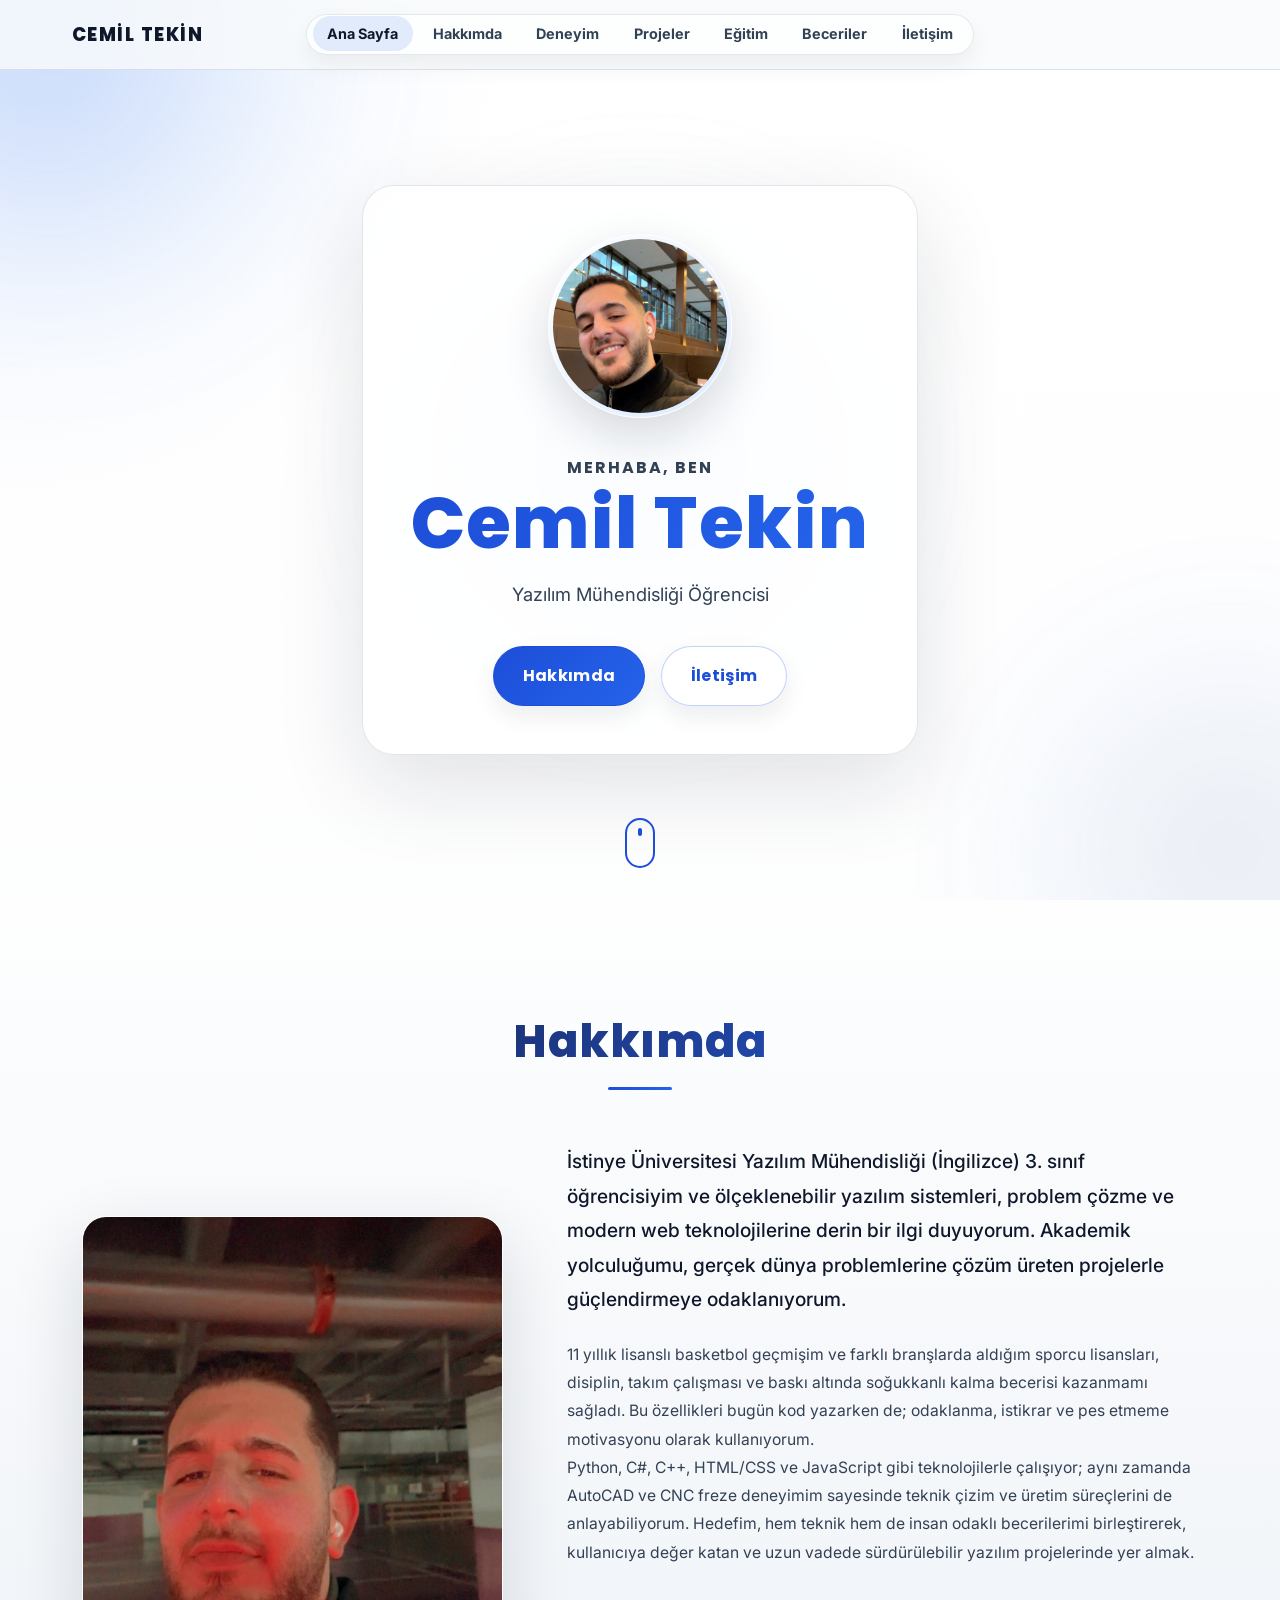
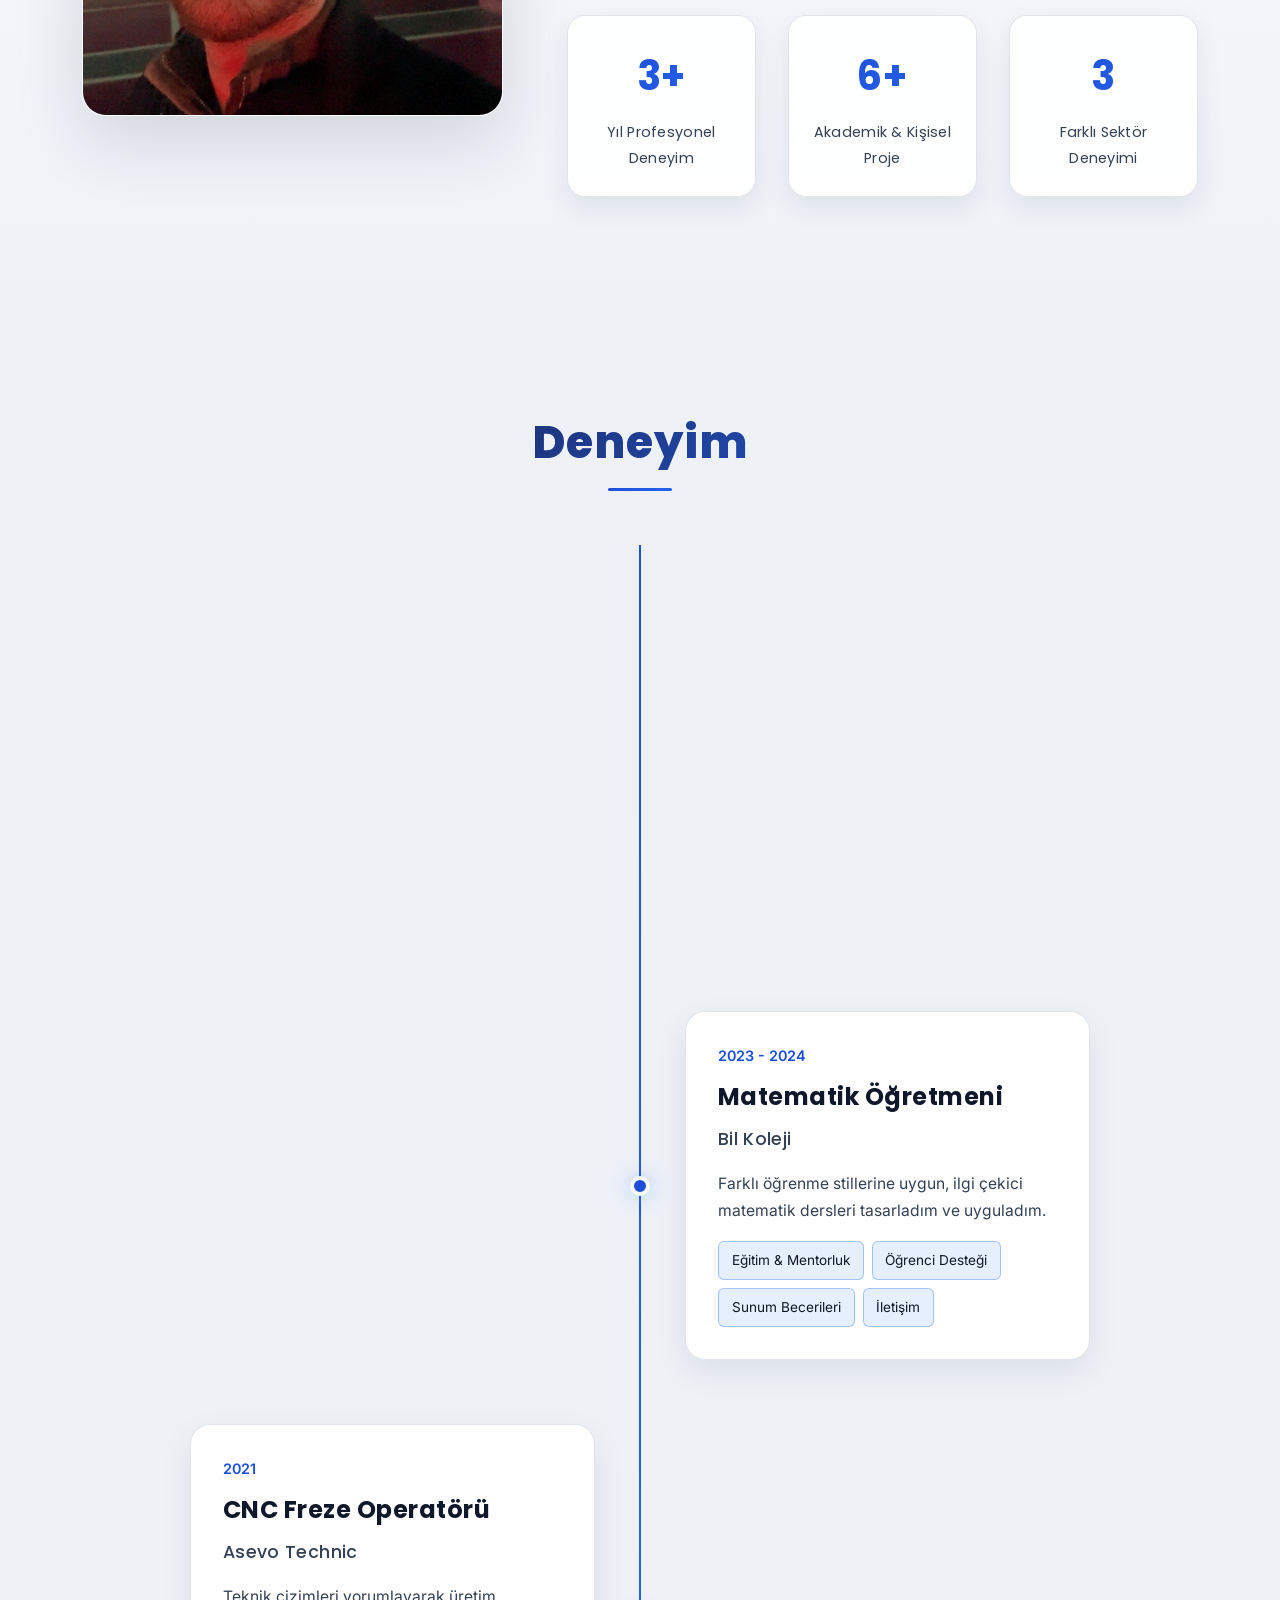
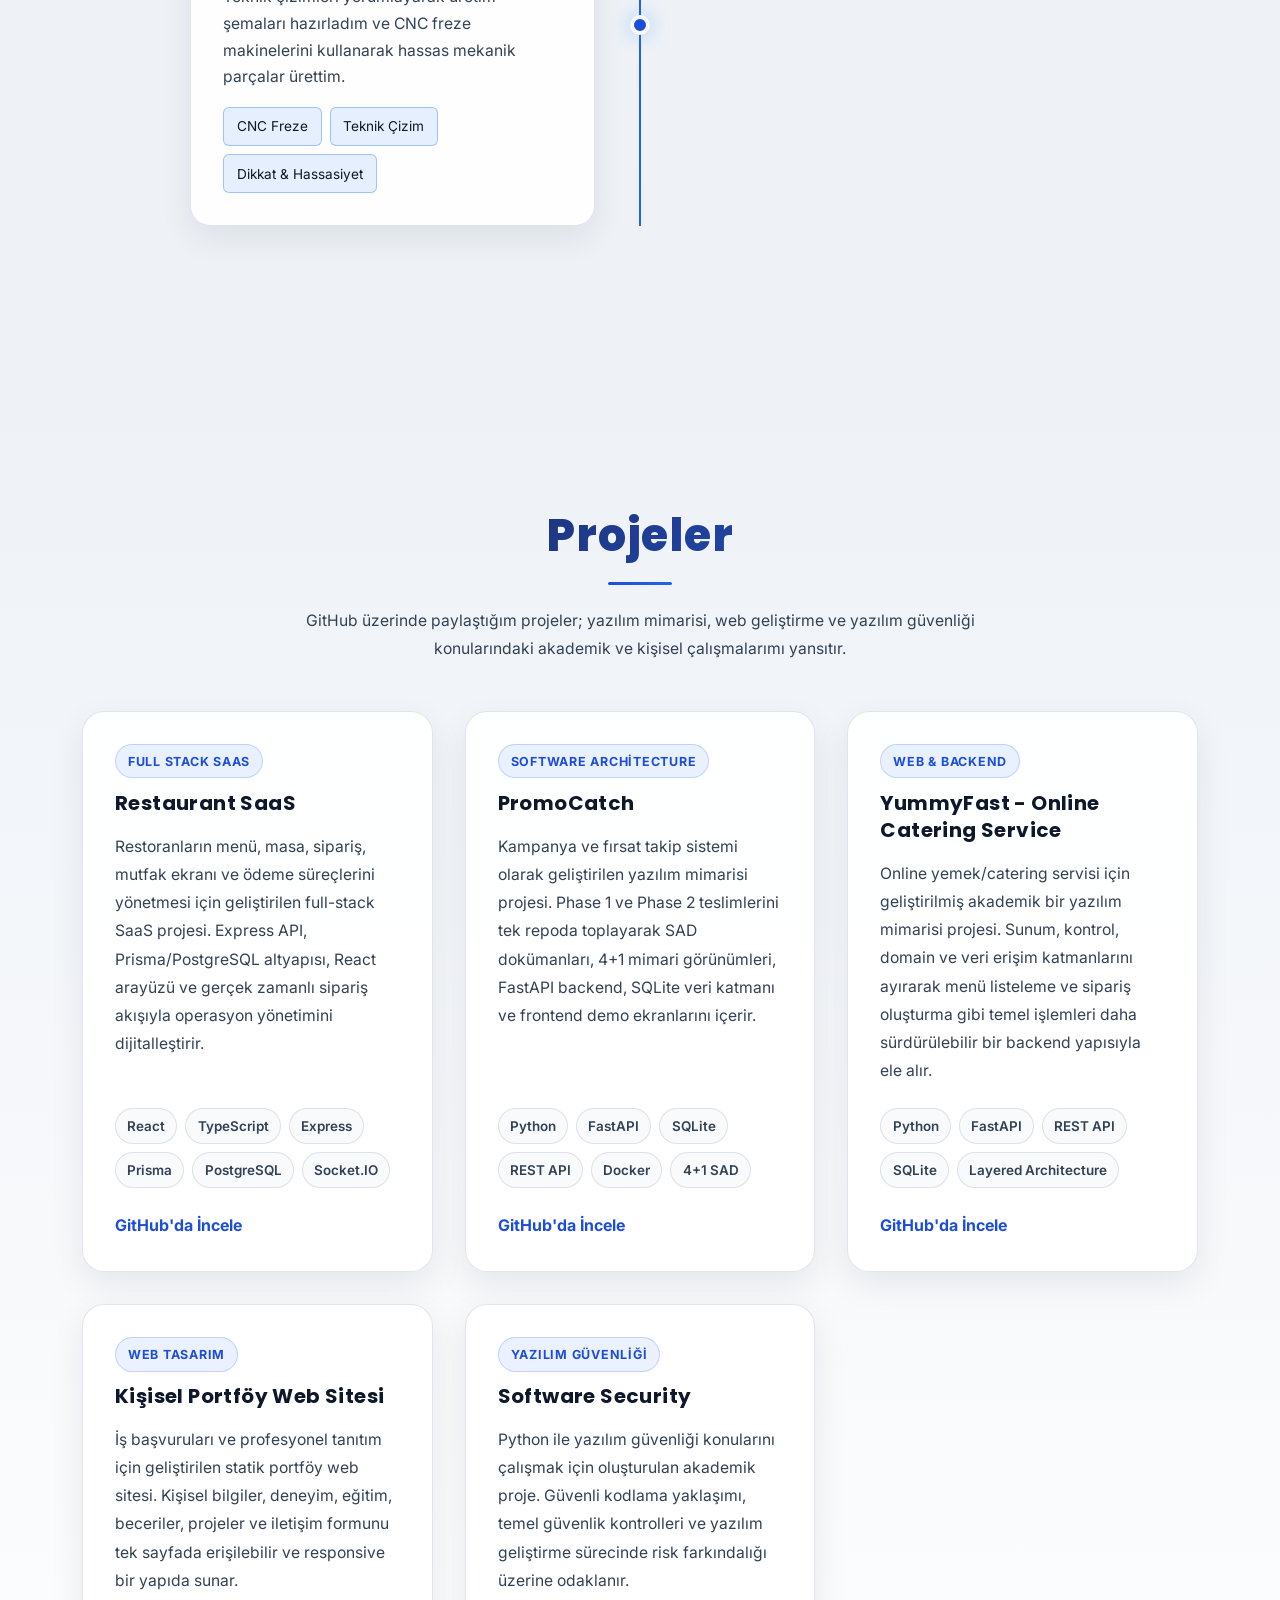
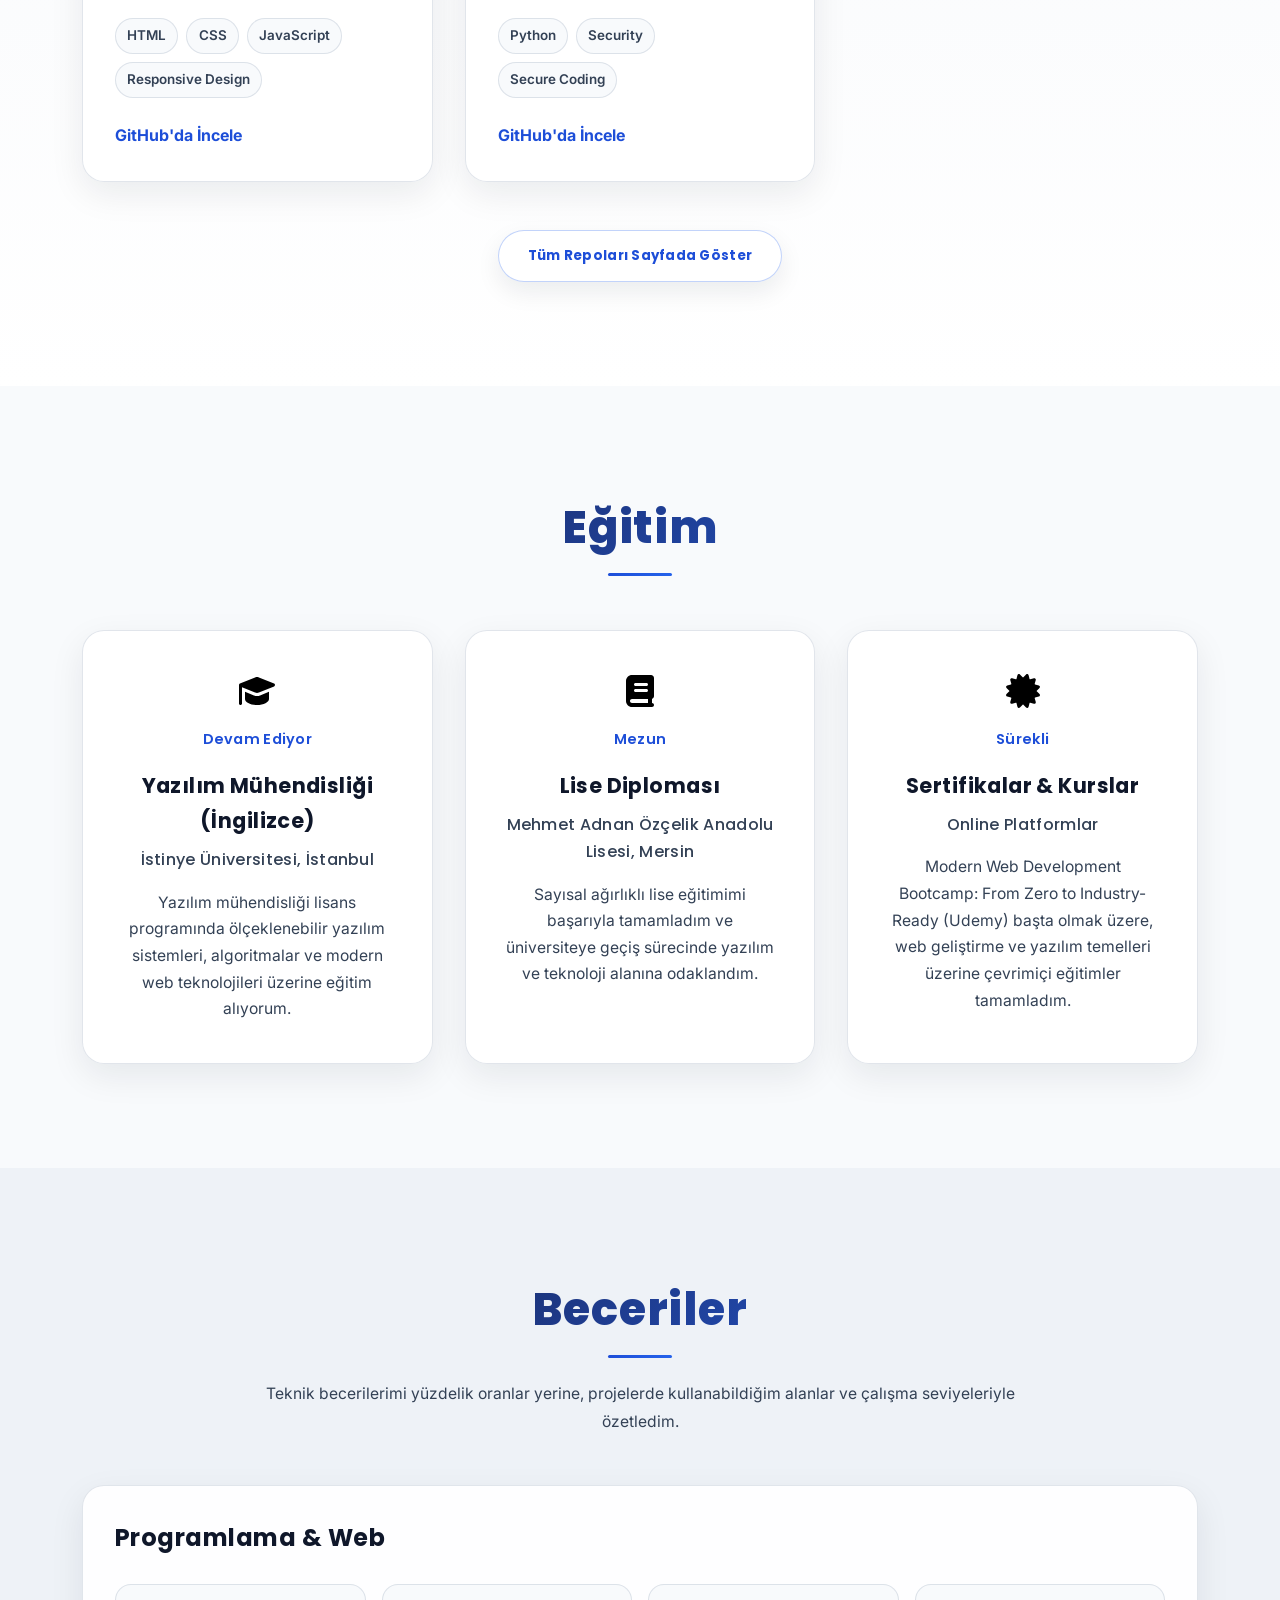
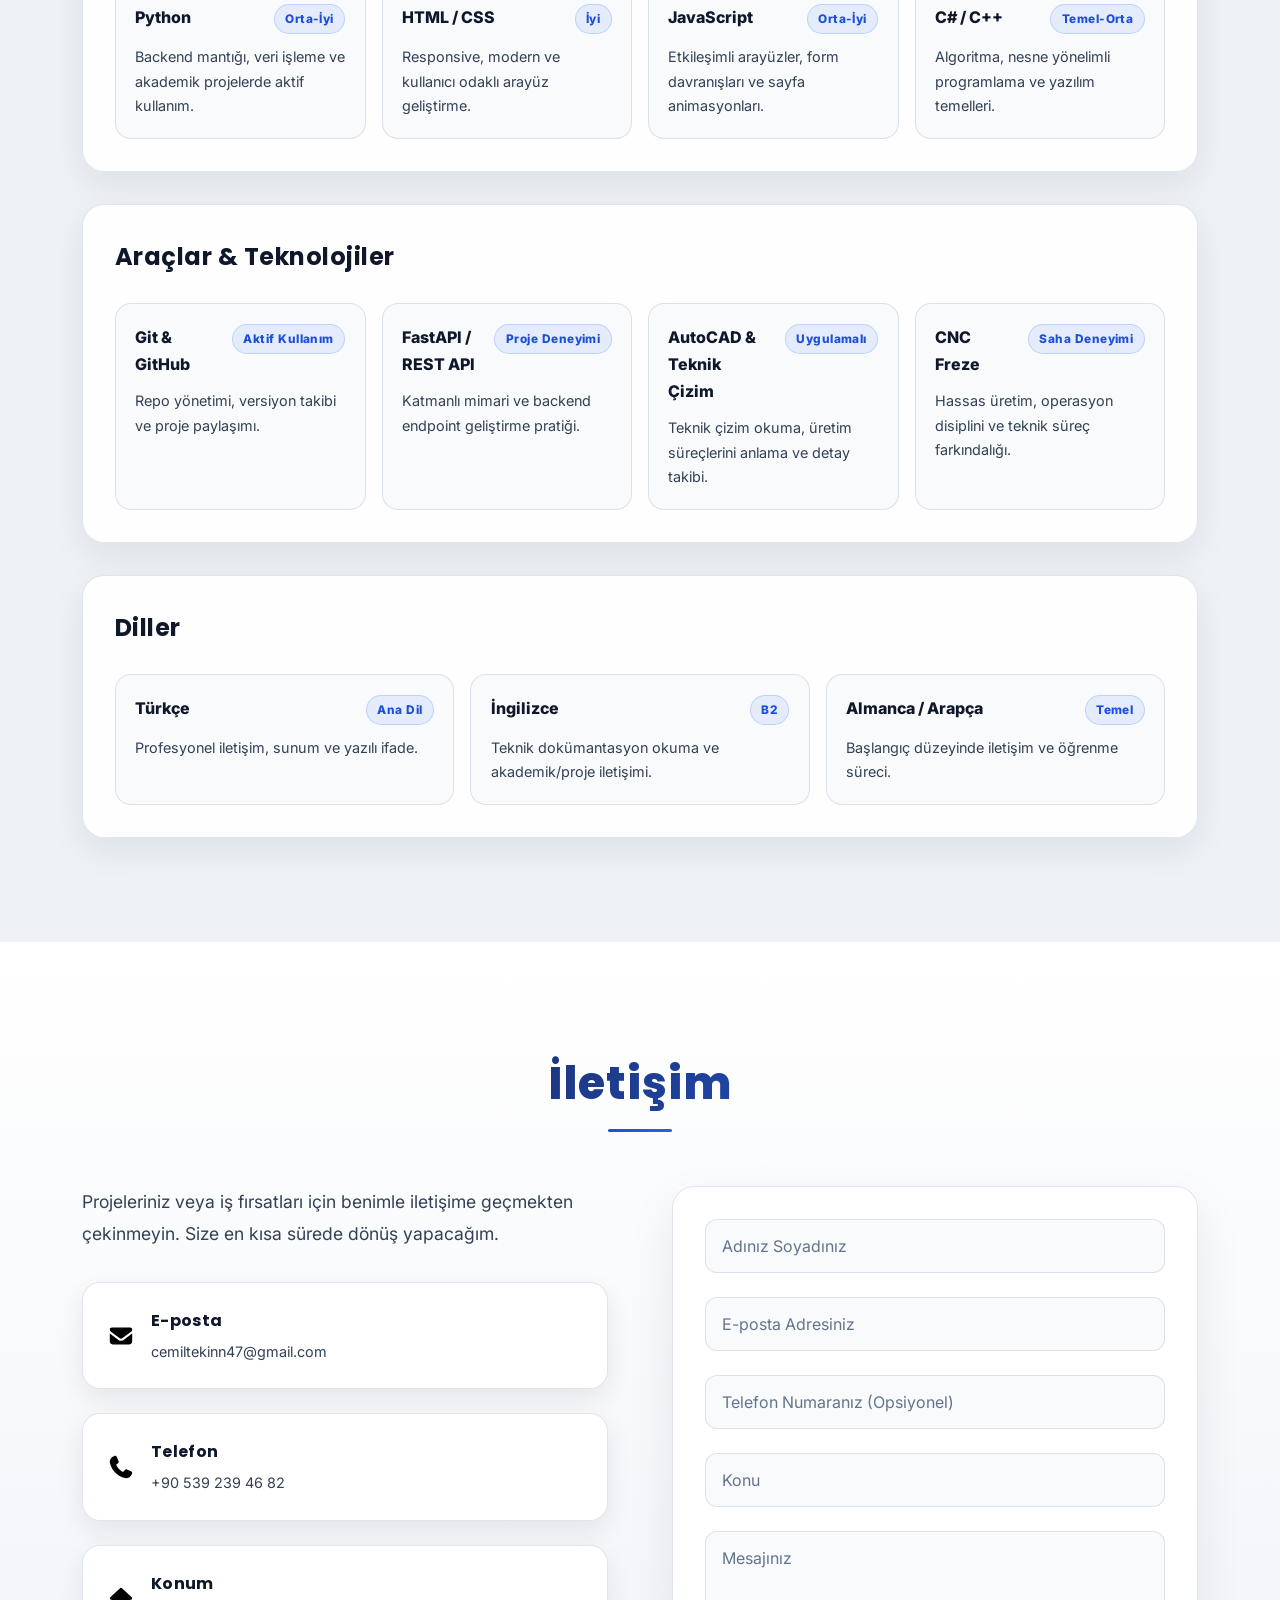
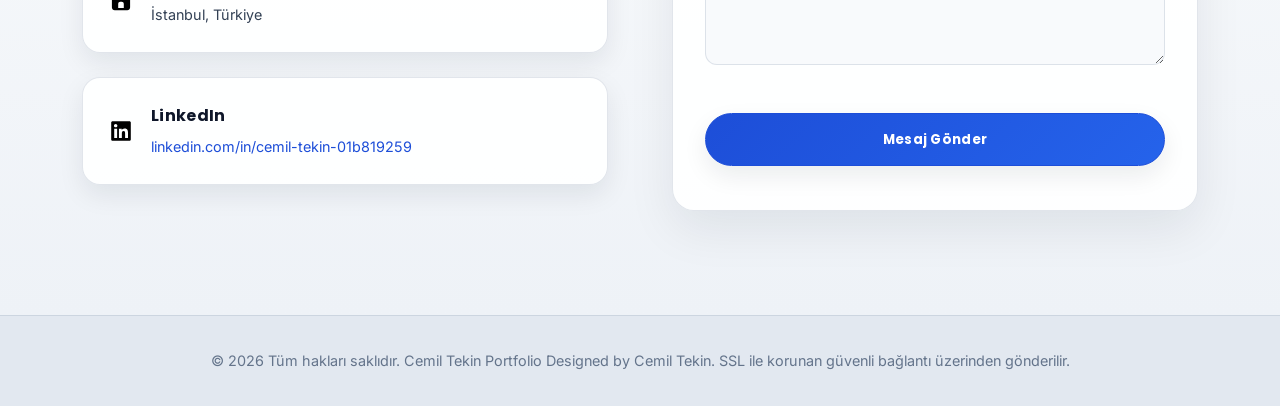
<file: index.html>
<!DOCTYPE html>
<html lang="tr">
<head>
    <meta charset="UTF-8">
    <meta name="viewport" content="width=device-width, initial-scale=1.0">
    <title>Portföy - Profesyonel Tanıtım</title>
    <link rel="stylesheet" href="styles.css">
    <link rel="stylesheet" href="https://cdnjs.cloudflare.com/ajax/libs/font-awesome/6.5.1/css/all.min.css" integrity="sha512-yH6p7ZK0ZLhUy5tKiN6c1iepO98cDx7uqpW0xX+7M/9gqkU+YF1e0iR7VwLQ3ZVq3Lm6U1WfcS6XQ4CkH+0m3A==" crossorigin="anonymous" referrerpolicy="no-referrer">
    <link rel="preconnect" href="https://fonts.googleapis.com">
    <link rel="preconnect" href="https://fonts.gstatic.com" crossorigin>
    <link href="https://fonts.googleapis.com/css2?family=Inter:wght@400;500;600&family=Poppins:wght@500;600;700&display=swap" rel="stylesheet">
</head>
<body class="loading">
    <!-- Preloader -->
    <div id="preloader">
        <div class="preloader-inner">
            <p class="loader-eyebrow">Hoş Geldiniz...</p>
            <h1 class="loader-title">Cemil Tekin</h1>
            <p class="loader-subtitle">3. Sınıf Yazılım Mühendisliği Öğrencisi</p>
            <div class="progress-bar-wrapper">
                <div class="progress-bar-fill" id="progress-bar-fill"></div>
            </div>
            <div id="progress-value">0%</div>
        </div>
    </div>

    <div id="app">
    <!-- Navigation -->
    <nav class="navbar">
        <div class="nav-container">
            <div class="nav-logo">Cemil TEKİN</div>
            <ul class="nav-menu">
                <li><a href="#anasayfa" class="nav-link">Ana Sayfa</a></li>
                <li><a href="#hakkimda" class="nav-link">Hakkımda</a></li>
                <li><a href="#deneyim" class="nav-link">Deneyim</a></li>
                <li><a href="#projeler" class="nav-link">Projeler</a></li>
                <li><a href="#egitim" class="nav-link">Eğitim</a></li>
                <li><a href="#beceriler" class="nav-link">Beceriler</a></li>
                <li><a href="#iletisim" class="nav-link">İletişim</a></li>
            </ul>
            <div class="hamburger">
                <span></span>
                <span></span>
                <span></span>
            </div>
        </div>
    </nav>

    <!-- Hero Section -->
    <section id="anasayfa" class="hero">
        <div class="hero-background">
            <div class="gradient-orb orb-1"></div>
            <div class="gradient-orb orb-2"></div>
            <div class="gradient-orb orb-3"></div>
        </div>
        <div class="hero-content">
            <div class="hero-image-container">
                <div class="hero-image-wrapper">
                    <img src="images/benfoto.jpg" alt="Profil Fotoğrafı" class="hero-image">
                    <div class="image-border"></div>
                </div>
            </div>
            <h1 class="hero-title">
                <span class="title-line">Merhaba, Ben </span>
                <span class="title-name">Cemil Tekin</span>
            </h1>
            <p class="hero-subtitle">Yazılım Mühendisliği Öğrencisi</p>
            <div class="hero-buttons">
                <a href="#hakkimda" class="btn btn-primary">Hakkımda</a>
                <a href="#iletisim" class="btn btn-secondary">İletişim</a>
            </div>
        </div>
        <div class="scroll-indicator">
            <div class="mouse"></div>
        </div>
    </section>

    <!-- About Section -->
    <section id="hakkimda" class="section about-section">
        <div class="container">
            <h2 class="section-title">Hakkımda</h2>
            <div class="about-content">
                <div class="about-image">
                    <img src="images/ben2.jpeg" alt="Hakkımda" class="about-img">
                </div>
                <div class="about-text">
                    <p class="about-intro">
                        İstinye Üniversitesi Yazılım Mühendisliği (İngilizce) 3. sınıf öğrencisiyim ve ölçeklenebilir yazılım sistemleri,
                        problem çözme ve modern web teknolojilerine derin bir ilgi duyuyorum. Akademik yolculuğumu,
                        gerçek dünya problemlerine çözüm üreten projelerle güçlendirmeye odaklanıyorum.
                    </p>
                    <p>
                        11 yıllık lisanslı basketbol geçmişim ve farklı branşlarda aldığım sporcu lisansları, disiplin, takım çalışması
                        ve baskı altında soğukkanlı kalma becerisi kazanmamı sağladı. Bu özellikleri bugün kod yazarken de;
                        odaklanma, istikrar ve pes etmeme motivasyonu olarak kullanıyorum.
                    </p>
                    <p>
                        Python, C#, C++, HTML/CSS ve JavaScript gibi teknolojilerle çalışıyor; aynı zamanda AutoCAD ve CNC freze deneyimim
                        sayesinde teknik çizim ve üretim süreçlerini de anlayabiliyorum. Hedefim, hem teknik hem de insan odaklı
                        becerilerimi birleştirerek, kullanıcıya değer katan ve uzun vadede sürdürülebilir yazılım projelerinde yer almak.
                    </p>
                    <div class="about-stats">
                        <div class="stat-item">
                            <div class="stat-number">3+</div>
                            <div class="stat-label">Yıl Profesyonel Deneyim</div>
                        </div>
                        <div class="stat-item">
                            <div class="stat-number">6+</div>
                            <div class="stat-label">Akademik & Kişisel Proje</div>
                        </div>
                        <div class="stat-item">
                            <div class="stat-number">3</div>
                            <div class="stat-label">Farklı Sektör Deneyimi</div>
                        </div>
                    </div>
                </div>
            </div>
        </div>
    </section>

    <!-- Experience Section -->
    <section id="deneyim" class="section experience-section">
        <div class="container">
            <h2 class="section-title">Deneyim</h2>
            <div class="timeline">
                <div class="timeline-item">
                    <div class="timeline-marker"></div>
                    <div class="timeline-content">
                        <div class="timeline-date"> 2024 - Günümüz</div>
                        <h3 class="timeline-title">Depo Personeli</h3>
                        <h4 class="timeline-company">Converse (Eren Holding)</h4>
                        <p class="timeline-description">
                            Hızlı tempolu bir lojistik ortamında stok takibi ve sipariş akışını yönettim. 
                            Doğru stok hareketi sağlayarak depo operasyonlarının verimli çalışmasına katkıda bulundum.
                            
                        </p>
                        <ul class="timeline-skills">
                            <li>Stok Takibi</li>
                            <li>Operasyon Yönetimi</li>
                            <li>Takım Çalışması</li>
                        </ul>
                    </div>
                </div>
                <div class="timeline-item">
                    <div class="timeline-marker"></div>
                    <div class="timeline-content">
                        <div class="timeline-date">2023 - 2024</div>
                        <h3 class="timeline-title">Matematik Öğretmeni</h3>
                        <h4 class="timeline-company">Bil Koleji</h4>
                        <p class="timeline-description">
                            Farklı öğrenme stillerine uygun, ilgi çekici matematik dersleri tasarladım ve uyguladım. 
                        </p>
                        <ul class="timeline-skills">
                            <li>Eğitim & Mentorluk</li>
                            <li>Öğrenci Desteği</li>
                            <li>Sunum Becerileri</li>
                            <li>İletişim</li>
                        </ul>
                    </div>
                </div>
                <div class="timeline-item">
                    <div class="timeline-marker"></div>
                    <div class="timeline-content">
                        <div class="timeline-date">2021</div>
                        <h3 class="timeline-title">CNC Freze Operatörü</h3>
                        <h4 class="timeline-company">Asevo Technic</h4>
                        <p class="timeline-description">
                            Teknik çizimleri yorumlayarak üretim şemaları hazırladım ve CNC freze makinelerini kullanarak 
                            hassas mekanik parçalar ürettim.
                        </p>
                        <ul class="timeline-skills">
                            <li>CNC Freze</li>
                            <li>Teknik Çizim</li>
                            <li>Dikkat & Hassasiyet</li>
                        </ul>
                    </div>
                </div>
            </div>
        </div>
    </section>

    <!-- Projects Section -->
    <section id="projeler" class="section projects-section">
        <div class="container">
            <h2 class="section-title">Projeler</h2>
            <p class="section-intro">
                GitHub üzerinde paylaştığım projeler; yazılım mimarisi, web geliştirme ve yazılım güvenliği konularındaki
                akademik ve kişisel çalışmalarımı yansıtır.
            </p>
            <div class="projects-grid" id="featured-projects" data-dynamic-projects="featured">
                <article class="project-card">
                    <div class="project-header">
                        <span class="project-type">Full Stack SaaS</span>
                        <h3 class="project-title">Restaurant SaaS</h3>
                    </div>
                    <p class="project-description">
                        Restoranların menü, masa, sipariş, mutfak ekranı ve ödeme süreçlerini yönetmesi için geliştirilen
                        full-stack SaaS projesi. Express API, Prisma/PostgreSQL altyapısı, React arayüzü ve gerçek zamanlı
                        sipariş akışıyla operasyon yönetimini dijitalleştirir.
                    </p>
                    <div class="project-tech">
                        <span>React</span>
                        <span>TypeScript</span>
                        <span>Express</span>
                        <span>Prisma</span>
                        <span>PostgreSQL</span>
                        <span>Socket.IO</span>
                    </div>
                    <a class="project-link" href="https://github.com/cemiltekin/restaurant-saas" target="_blank" rel="noopener noreferrer">
                        GitHub'da İncele
                    </a>
                </article>

                <article class="project-card">
                    <div class="project-header">
                        <span class="project-type">Software Architecture</span>
                        <h3 class="project-title">PromoCatch</h3>
                    </div>
                    <p class="project-description">
                        Kampanya ve fırsat takip sistemi olarak geliştirilen yazılım mimarisi projesi. Phase 1 ve Phase 2
                        teslimlerini tek repoda toplayarak SAD dokümanları, 4+1 mimari görünümleri, FastAPI backend,
                        SQLite veri katmanı ve frontend demo ekranlarını içerir.
                    </p>
                    <div class="project-tech">
                        <span>Python</span>
                        <span>FastAPI</span>
                        <span>SQLite</span>
                        <span>REST API</span>
                        <span>Docker</span>
                        <span>4+1 SAD</span>
                    </div>
                    <a class="project-link" href="https://github.com/cemiltekin/promocatch" target="_blank" rel="noopener noreferrer">
                        GitHub'da İncele
                    </a>
                </article>

                <article class="project-card">
                    <div class="project-header">
                        <span class="project-type">Web & Backend</span>
                        <h3 class="project-title">YummyFast - Online Catering Service</h3>
                    </div>
                    <p class="project-description">
                        Online yemek/catering servisi için geliştirilmiş akademik bir yazılım mimarisi projesi. Sunum,
                        kontrol, domain ve veri erişim katmanlarını ayırarak menü listeleme ve sipariş oluşturma gibi
                        temel işlemleri daha sürdürülebilir bir backend yapısıyla ele alır.
                    </p>
                    <div class="project-tech">
                        <span>Python</span>
                        <span>FastAPI</span>
                        <span>REST API</span>
                        <span>SQLite</span>
                        <span>Layered Architecture</span>
                    </div>
                    <a class="project-link" href="https://github.com/cemiltekin/SOFT-ARCH-PROJECT" target="_blank" rel="noopener noreferrer">
                        GitHub'da İncele
                    </a>
                </article>

                <article class="project-card">
                    <div class="project-header">
                        <span class="project-type">Web Tasarım</span>
                        <h3 class="project-title">Kişisel Portföy Web Sitesi</h3>
                    </div>
                    <p class="project-description">
                        İş başvuruları ve profesyonel tanıtım için geliştirilen statik portföy web sitesi. Kişisel
                        bilgiler, deneyim, eğitim, beceriler, projeler ve iletişim formunu tek sayfada erişilebilir
                        ve responsive bir yapıda sunar.
                    </p>
                    <div class="project-tech">
                        <span>HTML</span>
                        <span>CSS</span>
                        <span>JavaScript</span>
                        <span>Responsive Design</span>
                    </div>
                    <a class="project-link" href="https://github.com/cemiltekin/WEB" target="_blank" rel="noopener noreferrer">
                        GitHub'da İncele
                    </a>
                </article>

                <article class="project-card">
                    <div class="project-header">
                        <span class="project-type">Yazılım Güvenliği</span>
                        <h3 class="project-title">Software Security</h3>
                    </div>
                    <p class="project-description">
                        Python ile yazılım güvenliği konularını çalışmak için oluşturulan akademik proje. Güvenli
                        kodlama yaklaşımı, temel güvenlik kontrolleri ve yazılım geliştirme sürecinde risk farkındalığı
                        üzerine odaklanır.
                    </p>
                    <div class="project-tech">
                        <span>Python</span>
                        <span>Security</span>
                        <span>Secure Coding</span>
                    </div>
                    <a class="project-link" href="https://github.com/cemiltekin/Software-Security" target="_blank" rel="noopener noreferrer">
                        GitHub'da İncele
                    </a>
                </article>
            </div>
            <div class="projects-footer">
                <button class="btn btn-secondary projects-toggle" type="button" id="toggle-all-projects" aria-expanded="false" aria-controls="all-projects">
                    Tüm Repoları Sayfada Göster
                </button>
            </div>
            <div class="all-projects-panel" id="all-projects" hidden>
                <div class="all-projects-header">
                    <span class="project-type">GitHub Repositories</span>
                    <h3>Tüm Repolar</h3>
                    <p>
                        GitHub hesabımdaki güncel repoları burada listeledim. Her karta tıklayarak ilgili repo detayına ulaşabilirsiniz.
                    </p>
                </div>
                <div class="all-projects-grid" id="repo-projects" data-dynamic-projects="repositories">
                    <a class="repo-card" href="https://github.com/cemiltekin/restaurant-saas" target="_blank" rel="noopener noreferrer">
                        <span class="repo-language">React / Express / Prisma</span>
                        <h4>restaurant-saas</h4>
                        <p>Restoran operasyonları için menü, masa, sipariş, ödeme ve mutfak ekranı akışlarını yöneten full-stack SaaS projesi.</p>
                    </a>
                    <a class="repo-card" href="https://github.com/cemiltekin/promocatch" target="_blank" rel="noopener noreferrer">
                        <span class="repo-language">Python / FastAPI</span>
                        <h4>promocatch</h4>
                        <p>Kampanya takip sistemi için Phase 1 ve Phase 2 SAD dokümanları, REST API, frontend demo ve sunum dosyalarını içeren mimari proje.</p>
                    </a>
                    <a class="repo-card" href="https://github.com/cemiltekin/Software-Security" target="_blank" rel="noopener noreferrer">
                        <span class="repo-language">Python</span>
                        <h4>Software-Security</h4>
                        <p>Yazılım güvenliği, güvenli kodlama ve temel güvenlik kontrolleri üzerine akademik çalışma.</p>
                    </a>
                    <a class="repo-card" href="https://github.com/cemiltekin/SOFT-ARCH-PROJECT" target="_blank" rel="noopener noreferrer">
                        <span class="repo-language">Python</span>
                        <h4>SOFT-ARCH-PROJECT</h4>
                        <p>YummyFast online catering servisi için katmanlı mimari, REST API ve SQLite tabanlı backend projesi.</p>
                    </a>
                    <a class="repo-card" href="https://github.com/cemiltekin/WEB" target="_blank" rel="noopener noreferrer">
                        <span class="repo-language">HTML / CSS / JavaScript</span>
                        <h4>WEB</h4>
                        <p>İş başvuruları için hazırlanmış responsive kişisel portföy sitesi; modern arayüz, mobil uyum ve iletişim alanı içerir.</p>
                    </a>
                </div>
            </div>
        </div>
    </section>

    <!-- Education Section -->
    <section id="egitim" class="section education-section">
        <div class="container">
            <h2 class="section-title">Eğitim</h2>
            <div class="education-grid">
                <div class="education-card">
                    <div class="education-icon">
                        <img src="images/graduation-cap-solid-full.svg" alt="Mezuniyet ikonu" class="education-icon-image">
                    </div>
                    <div class="education-year">Devam Ediyor</div>
                    <h3 class="education-degree">Yazılım Mühendisliği (İngilizce)</h3>
                    <h4 class="education-university">İstinye Üniversitesi, İstanbul</h4>
                    <p class="education-description">
                        Yazılım mühendisliği lisans programında ölçeklenebilir yazılım sistemleri, algoritmalar 
                        ve modern web teknolojileri üzerine eğitim alıyorum.
                    </p>
                </div>
                <div class="education-card">
                    <div class="education-icon">
                        <img src="images/book-solid-full.svg" alt="Kitap ikonu" class="education-icon-image">
                    </div>
                    <div class="education-year">Mezun</div>
                    <h3 class="education-degree">Lise Diploması</h3>
                    <h4 class="education-university">Mehmet Adnan Özçelik Anadolu Lisesi, Mersin</h4>
                    <p class="education-description">
                        Sayısal ağırlıklı lise eğitimimi başarıyla tamamladım ve üniversiteye geçiş sürecinde 
                        yazılım ve teknoloji alanına odaklandım.
                    </p>
                </div>
                <div class="education-card">
                    <div class="education-icon">
                        <img src="images/certificate-solid-full.svg" alt="Sertifika ikonu" class="education-icon-image">
                    </div>
                    <div class="education-year">Sürekli</div>
                    <h3 class="education-degree">Sertifikalar & Kurslar</h3>
                    <h4 class="education-university">Online Platformlar</h4>
                    <p class="education-description">
                        Modern Web Development Bootcamp: From Zero to Industry-Ready (Udemy) başta olmak üzere, 
                        web geliştirme ve yazılım temelleri üzerine çevrimiçi eğitimler tamamladım.
                    </p>
                </div>
            </div>
        </div>
    </section>  

    <!-- Skills Section -->
    <section id="beceriler" class="section skills-section">
        <div class="container">
            <h2 class="section-title">Beceriler</h2>
            <p class="section-intro">
                Teknik becerilerimi yüzdelik oranlar yerine, projelerde kullanabildiğim alanlar ve çalışma seviyeleriyle özetledim.
            </p>
            <div class="skills-container">
                <div class="skill-category">
                    <h3 class="category-title">Programlama & Web</h3>
                    <div class="skills-grid">
                        <article class="skill-item">
                            <div class="skill-header">
                                <div class="skill-name">Python</div>
                                <span class="skill-level">Orta-İyi</span>
                            </div>
                            <p class="skill-note">Backend mantığı, veri işleme ve akademik projelerde aktif kullanım.</p>
                        </article>
                        <article class="skill-item">
                            <div class="skill-header">
                                <div class="skill-name">HTML / CSS</div>
                                <span class="skill-level">İyi</span>
                            </div>
                            <p class="skill-note">Responsive, modern ve kullanıcı odaklı arayüz geliştirme.</p>
                        </article>
                        <article class="skill-item">
                            <div class="skill-header">
                                <div class="skill-name">JavaScript</div>
                                <span class="skill-level">Orta-İyi</span>
                            </div>
                            <p class="skill-note">Etkileşimli arayüzler, form davranışları ve sayfa animasyonları.</p>
                        </article>
                        <article class="skill-item">
                            <div class="skill-header">
                                <div class="skill-name">C# / C++</div>
                                <span class="skill-level">Temel-Orta</span>
                            </div>
                            <p class="skill-note">Algoritma, nesne yönelimli programlama ve yazılım temelleri.</p>
                        </article>
                    </div>
                </div>
                <div class="skill-category">
                    <h3 class="category-title">Araçlar & Teknolojiler</h3>
                    <div class="skills-grid">
                        <article class="skill-item">
                            <div class="skill-header">
                                <div class="skill-name">Git & GitHub</div>
                                <span class="skill-level">Aktif Kullanım</span>
                            </div>
                            <p class="skill-note">Repo yönetimi, versiyon takibi ve proje paylaşımı.</p>
                        </article>
                        <article class="skill-item">
                            <div class="skill-header">
                                <div class="skill-name">FastAPI / REST API</div>
                                <span class="skill-level">Proje Deneyimi</span>
                            </div>
                            <p class="skill-note">Katmanlı mimari ve backend endpoint geliştirme pratiği.</p>
                        </article>
                        <article class="skill-item">
                            <div class="skill-header">
                                <div class="skill-name">AutoCAD & Teknik Çizim</div>
                                <span class="skill-level">Uygulamalı</span>
                            </div>
                            <p class="skill-note">Teknik çizim okuma, üretim süreçlerini anlama ve detay takibi.</p>
                        </article>
                        <article class="skill-item">
                            <div class="skill-header">
                                <div class="skill-name">CNC Freze</div>
                                <span class="skill-level">Saha Deneyimi</span>
                            </div>
                            <p class="skill-note">Hassas üretim, operasyon disiplini ve teknik süreç farkındalığı.</p>
                        </article>
                    </div>
                </div>
                <div class="skill-category">
                    <h3 class="category-title">Diller</h3>
                    <div class="skills-grid">
                        <article class="skill-item">
                            <div class="skill-header">
                                <div class="skill-name">Türkçe</div>
                                <span class="skill-level">Ana Dil</span>
                            </div>
                            <p class="skill-note">Profesyonel iletişim, sunum ve yazılı ifade.</p>
                        </article>
                        <article class="skill-item">
                            <div class="skill-header">
                                <div class="skill-name">İngilizce</div>
                                <span class="skill-level">B2</span>
                            </div>
                            <p class="skill-note">Teknik dokümantasyon okuma ve akademik/proje iletişimi.</p>
                        </article>
                        <article class="skill-item">
                            <div class="skill-header">
                                <div class="skill-name">Almanca / Arapça</div>
                                <span class="skill-level">Temel</span>
                            </div>
                            <p class="skill-note">Başlangıç düzeyinde iletişim ve öğrenme süreci.</p>
                        </article>
                    </div>
                </div>
            </div>
        </div>
    </section>

    <!-- Contact Section -->
    <section id="iletisim" class="section contact-section">
        <div class="container">
            <h2 class="section-title">İletişim</h2>
            <div class="contact-content">
                <div class="contact-info">
                    <p class="contact-intro">
                        Projeleriniz veya iş fırsatları için benimle iletişime geçmekten 
                        çekinmeyin. Size en kısa sürede dönüş yapacağım.
                    </p>
                    <div class="contact-details">
                        <div class="contact-item">
                            <div class="contact-icon">
                                <img src="images/envelope-solid-full.svg" alt="E-posta ikonu" class="contact-icon-image">
                            </div>
                            <div class="contact-text">
                                <h4>E-posta</h4>
                                <p>cemiltekinn47@gmail.com</p>
                            </div>
                        </div>
                        <div class="contact-item">
                            <div class="contact-icon">
                                <img src="images/phone-solid-full.svg" alt="Telefon ikonu" class="contact-icon-image">
                            </div>
                            <div class="contact-text">
                                <h4>Telefon</h4>
                                <p>+90 539 239 46 82</p>
                            </div>
                        </div>
                        <div class="contact-item">
                            <div class="contact-icon">
                                <img src="images/house-solid-full.svg" alt="Ev ikonu" class="contact-icon-image">
                            </div>
                            <div class="contact-text">
                                <h4>Konum</h4>
                                <p>İstanbul, Türkiye</p>
                            </div>
                        </div>
                        <div class="contact-item">
                            <div class="contact-icon">
                                <img src="images/linkedin-brands-solid-full.svg" alt="LinkedIn ikonu" class="contact-icon-image">
                            </div>
                            <div class="contact-text">
                                <h4>LinkedIn</h4>
                                <p>
                                    <a href="https://www.linkedin.com/in/cemil-tekin-01b819259/" target="_blank" rel="noopener noreferrer">
                                        linkedin.com/in/cemil-tekin-01b819259
                                    </a>
                                </p>
                            </div>
                        </div>
                    </div>
                </div>
                <div class="contact-form-container">
                    <form class="contact-form" id="contact-form">
                        <div class="form-group">
                            <input
                                type="text"
                                class="form-input"
                                name="name"
                                placeholder="Adınız Soyadınız"
                                required
                            >
                        </div>
                        <div class="form-group">
                            <input
                                type="email"
                                class="form-input"
                                name="email"
                                placeholder="E-posta Adresiniz"
                                required
                            >
                        </div>
                        <div class="form-group">
                            <input
                                type="tel"
                                class="form-input"
                                name="phone"
                                placeholder="Telefon Numaranız (Opsiyonel)"
                                pattern="^[0-9+\s()-]*$"
                            >
                        </div>
                        <div class="form-group">
                            <input
                                type="text"
                                class="form-input"
                                name="subject"
                                placeholder="Konu"
                                required
                            >
                        </div>
                        <div class="form-group">
                            <textarea
                                class="form-input form-textarea"
                                name="message"
                                placeholder="Mesajınız"
                                rows="5"
                                required
                            ></textarea>
                        </div>
                        <button type="submit" class="btn btn-primary btn-submit">Mesaj Gönder</button>
                        <div id="form-status" class="form-status" aria-live="polite"></div>
                    </form>
                </div>
            </div>
        </div>
    </section>

    <!-- Footer -->
    <footer class="footer">
        <div class="container">
            <p>&copy; 2026 Tüm hakları saklıdır. Cemil Tekin Portfolio
                Designed by Cemil Tekin.
                SSL ile korunan güvenli bağlantı üzerinden gönderilir.
            </p>
        </div>
    </footer>
    </div>

    <script src="script.js"></script>
</body>
</html>
</file>
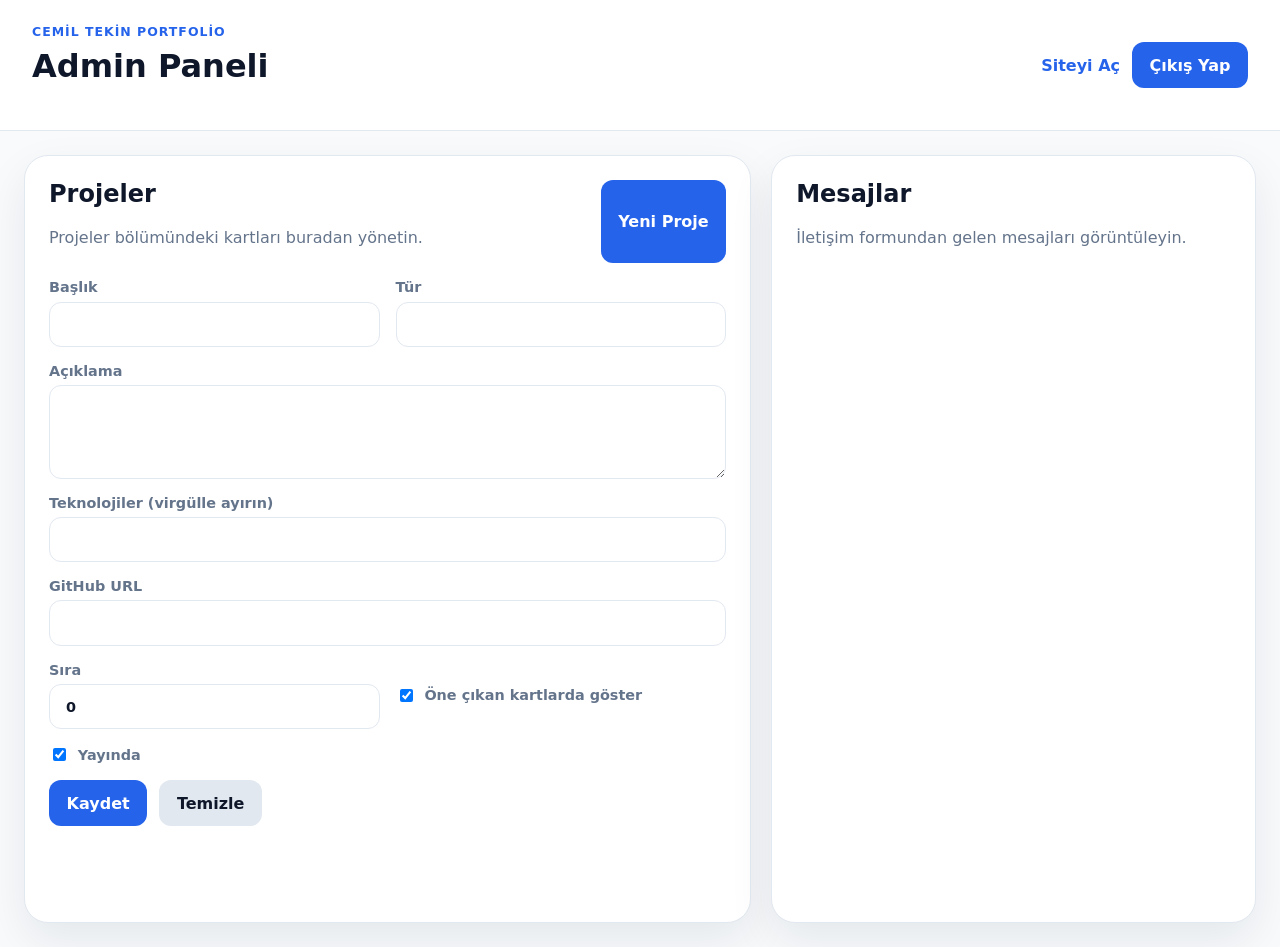
<file: admin/index.html>
<!DOCTYPE html>
<html lang="tr">
<head>
    <meta charset="UTF-8">
    <meta name="viewport" content="width=device-width, initial-scale=1.0">
    <title>Portföy Admin Paneli</title>
    <link rel="stylesheet" href="admin.css">
</head>
<body class="admin-page">
    <header class="admin-header">
        <div>
            <p class="eyebrow">Cemil Tekin Portfolio</p>
            <h1>Admin Paneli</h1>
        </div>
        <div class="admin-actions">
            <a href="../index.html" target="_blank" rel="noopener noreferrer">Siteyi Aç</a>
            <button type="button" id="logout-button">Çıkış Yap</button>
        </div>
    </header>

    <main class="admin-layout">
        <section class="panel">
            <div class="panel-header">
                <div>
                    <h2>Projeler</h2>
                    <p>Projeler bölümündeki kartları buradan yönetin.</p>
                </div>
                <button type="button" id="new-project-button">Yeni Proje</button>
            </div>
            <form id="project-form" class="admin-form grid-form">
                <input type="hidden" name="id">
                <label>
                    Başlık
                    <input type="text" name="title" required>
                </label>
                <label>
                    Tür
                    <input type="text" name="type" required>
                </label>
                <label class="full">
                    Açıklama
                    <textarea name="description" rows="4" required></textarea>
                </label>
                <label class="full">
                    Teknolojiler (virgülle ayırın)
                    <input type="text" name="technologies" required>
                </label>
                <label class="full">
                    GitHub URL
                    <input type="url" name="github_url" required>
                </label>
                <label>
                    Sıra
                    <input type="number" name="sort_order" value="0">
                </label>
                <label class="checkbox-label">
                    <input type="checkbox" name="is_featured" checked>
                    Öne çıkan kartlarda göster
                </label>
                <label class="checkbox-label">
                    <input type="checkbox" name="is_visible" checked>
                    Yayında
                </label>
                <div class="form-actions full">
                    <button type="submit">Kaydet</button>
                    <button type="button" class="secondary" id="reset-project-form">Temizle</button>
                </div>
                <p id="project-status" class="status-text full" aria-live="polite"></p>
            </form>
            <div id="projects-list" class="admin-list"></div>
        </section>

        <section class="panel">
            <div class="panel-header">
                <div>
                    <h2>Mesajlar</h2>
                    <p>İletişim formundan gelen mesajları görüntüleyin.</p>
                </div>
            </div>
            <div id="messages-list" class="admin-list"></div>
        </section>
    </main>

    <script src="admin.js"></script>
</body>
</html>
</file>
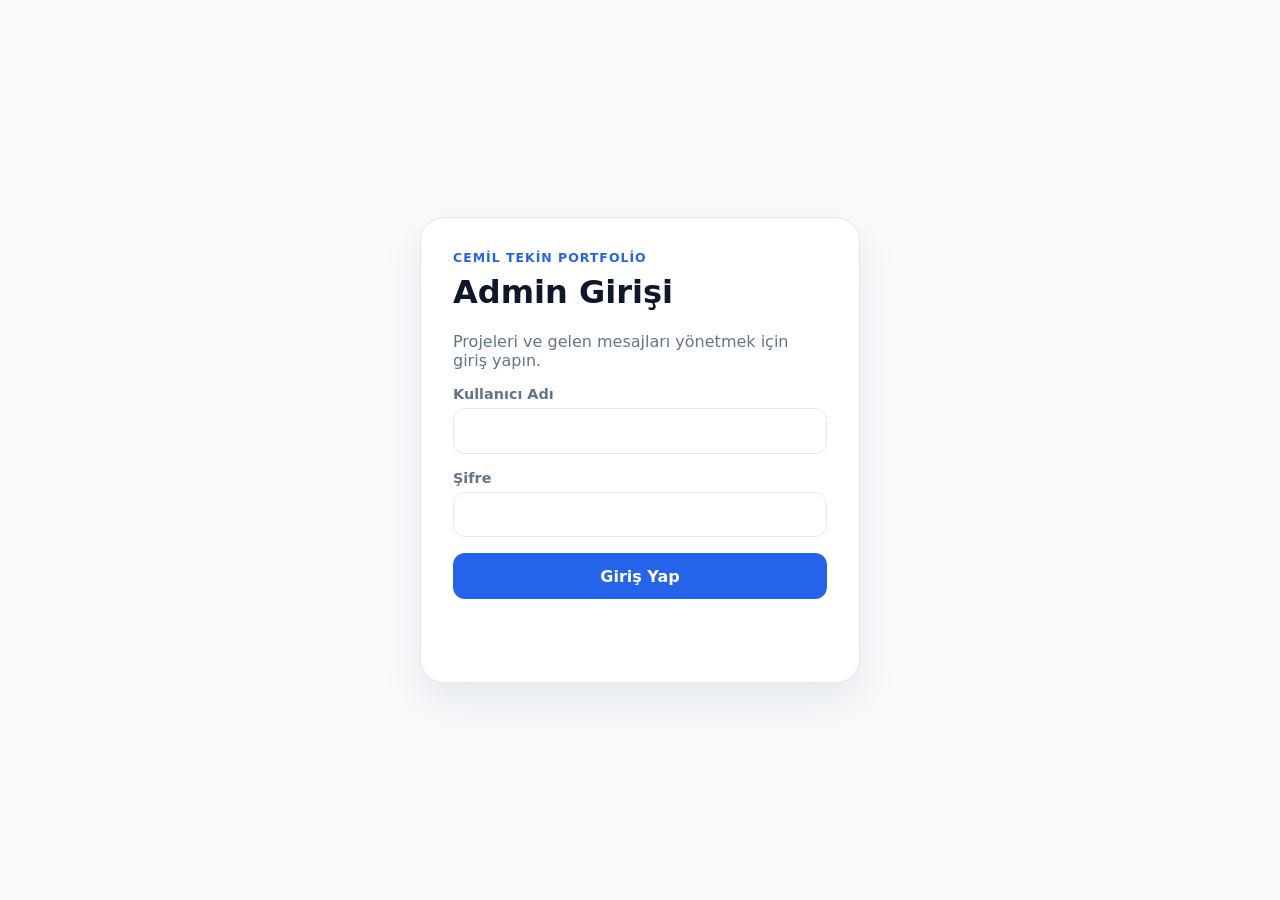
<file: admin/login.html>
<!DOCTYPE html>
<html lang="tr">
<head>
    <meta charset="UTF-8">
    <meta name="viewport" content="width=device-width, initial-scale=1.0">
    <title>Portföy Admin Girişi</title>
    <link rel="stylesheet" href="admin.css">
</head>
<body class="admin-auth-page">
    <main class="auth-card">
        <p class="eyebrow">Cemil Tekin Portfolio</p>
        <h1>Admin Girişi</h1>
        <p class="muted">Projeleri ve gelen mesajları yönetmek için giriş yapın.</p>
        <form id="login-form" class="admin-form">
            <label>
                Kullanıcı Adı
                <input type="text" name="username" autocomplete="username" required>
            </label>
            <label>
                Şifre
                <input type="password" name="password" autocomplete="current-password" required>
            </label>
            <button type="submit">Giriş Yap</button>
            <p id="login-status" class="status-text" aria-live="polite"></p>
        </form>
    </main>
    <script src="admin.js"></script>
</body>
</html>
</file>
<file: styles.css>
/* Reset & Base Styles */
* {
    margin: 0;
    padding: 0;
    box-sizing: border-box;
}

:root {
    --primary-bg: #f8fafc;
    --secondary-bg: #eef2f7;
    --card-bg: rgba(255, 255, 255, 0.92);
    --navy-blue: #0f172a;
    --bright-blue: #2563eb;
    --accent-blue: #1d4ed8;
    --accent-light: #60a5fa;
    --text-primary: #0f172a;
    --text-secondary: #334155;
    --text-muted: #64748b;
    --gradient-1: linear-gradient(135deg, #0f172a 0%, #1e3a8a 45%, #2563eb 100%);
    --gradient-2: linear-gradient(135deg, #1d4ed8 0%, #2563eb 100%);
    --gradient-3: linear-gradient(135deg, #dbeafe 0%, #eff6ff 100%);
    --shadow-soft: rgba(15, 23, 42, 0.08);
    --shadow-medium: rgba(15, 23, 42, 0.14);
    --border-color: rgba(148, 163, 184, 0.28);
}

html {
    scroll-behavior: smooth;
    font-size: 16px;
}

body {
    font-family: 'Inter', -apple-system, BlinkMacSystemFont, 'Segoe UI', sans-serif;
    background:
        radial-gradient(circle at top left, rgba(37, 99, 235, 0.08), transparent 32rem),
        linear-gradient(180deg, #ffffff 0%, var(--primary-bg) 42%, var(--secondary-bg) 100%);
    color: var(--text-primary);
    font-size: 1rem;
    line-height: 1.7;
    overflow-x: hidden;
}

h1, h2, h3, h4,
.nav-logo,
.hero-title,
.section-title,
.category-title,
.timeline-title,
.education-degree,
.education-year,
.stat-number,
.stat-label,
.btn {
    font-family: 'Poppins', 'Inter', -apple-system, BlinkMacSystemFont, 'Segoe UI', sans-serif;
    letter-spacing: 0.02em;
}

p, li, .about-text, .timeline-description, .education-description, .contact-intro, .contact-text p {
    font-size: 0.98rem;
    line-height: 1.8;
}

body.loading {
    overflow: hidden;
}

/* Preloader */
#preloader {
    position: fixed;
    inset: 0;
    background:
        radial-gradient(circle at top left, rgba(96, 165, 250, 0.22), transparent 34%),
        radial-gradient(circle at bottom right, rgba(37, 99, 235, 0.18), transparent 32%),
        linear-gradient(135deg, #f8fafc 0%, #eef4fb 48%, #e2e8f0 100%);
    display: flex;
    justify-content: center;
    align-items: center;
    z-index: 2000;
}

.preloader-inner {
    width: min(420px, calc(100vw - 48px));
    padding: 2.5rem;
    background: rgba(255, 255, 255, 0.72);
    border: 1px solid rgba(148, 163, 184, 0.32);
    border-radius: 24px;
    box-shadow: 0 24px 70px rgba(30, 41, 59, 0.14);
    backdrop-filter: blur(18px);
    display: flex;
    flex-direction: column;
    align-items: center;
    text-align: center;
    position: relative;
    overflow: hidden;
}

.preloader-inner::before {
    content: '';
    position: absolute;
    top: 0;
    left: 0;
    width: 100%;
    height: 4px;
    background: var(--gradient-2);
}

.loader-eyebrow {
    margin-top: 0.4rem;
    margin-bottom: 0.35rem;
    color: var(--accent-blue);
    font-size: 0.78rem;
    font-weight: 700;
    letter-spacing: 0.16em;
    text-transform: uppercase;
}

.loader-title {
    color: var(--text-primary);
    font-size: 2rem;
    line-height: 1.2;
    margin-bottom: 0.4rem;
}

.loader-subtitle {
    color: var(--text-secondary);
    margin-bottom: 1.5rem;
    font-size: 0.96rem;
}

#progress-value {
    font-family: 'Poppins', 'Inter', -apple-system, BlinkMacSystemFont, 'Segoe UI', sans-serif;
    font-size: 0.82rem;
    font-weight: 600;
    letter-spacing: 0.12em;
    text-transform: uppercase;
    color: var(--text-muted);
    margin-top: 0.9rem;
}

.progress-bar-wrapper {
    width: 100%;
    height: 8px;
    background: rgba(148, 163, 184, 0.22);
    border-radius: 999px;
    overflow: hidden;
}

.progress-bar-fill {
    height: 100%;
    width: 0;
    background: var(--gradient-2);
    box-shadow: 0 0 14px rgba(59, 130, 246, 0.5);
    transition: width 0.12s ease-out;
}

.preloader-hide {
    opacity: 0;
    pointer-events: none;
    transition: opacity 0.6s ease;
}

/* Navigation */
.navbar {
    position: fixed;
    top: 0;
    left: 0;
    width: 100%;
    background: rgba(248, 250, 252, 0.82);
    backdrop-filter: blur(18px);
    z-index: 1000;
    padding: 0.85rem 0;
    border-bottom: 1px solid var(--border-color);
    transition: all 0.3s ease;
}

.navbar.scrolled {
    background: rgba(255, 255, 255, 0.94);
    box-shadow: 0 12px 32px rgba(15, 23, 42, 0.08);
}

.nav-container {
    max-width: 1200px;
    margin: 0 auto;
    padding: 0 2rem;
    display: grid;
    grid-template-columns: 1fr auto 1fr;
    align-items: center;
}

.nav-logo {
    font-size: 1.15rem;
    font-weight: 800;
    color: var(--text-primary);
    letter-spacing: 0.08em;
    text-transform: uppercase;
    cursor: pointer;
    justify-self: start;
}

.nav-menu {
    display: flex;
    list-style: none;
    gap: 0.35rem;
    justify-content: center;
    justify-self: center;
    padding: 0.35rem;
    background: rgba(255, 255, 255, 0.68);
    border: 1px solid rgba(148, 163, 184, 0.24);
    border-radius: 999px;
    box-shadow: 0 10px 24px rgba(15, 23, 42, 0.06);
}

.nav-link {
    color: var(--text-secondary);
    text-decoration: none;
    font-size: 0.9rem;
    font-weight: 700;
    padding: 0.55rem 0.9rem;
    border-radius: 999px;
    transition: color 0.3s ease, background 0.3s ease;
    position: relative;
}

.nav-link::after {
    display: none;
}

.nav-link:hover {
    color: var(--text-primary);
    background: rgba(37, 99, 235, 0.08);
}

.hamburger {
    display: none;
    flex-direction: column;
    cursor: pointer;
    gap: 4px;
    justify-self: end;
}

.hamburger span {
    width: 25px;
    height: 3px;
    background: var(--text-primary);
    transition: all 0.3s ease;
}

/* Hero Section */
.hero {
    min-height: 100vh;
    display: flex;
    align-items: center;
    justify-content: center;
    position: relative;
    overflow: hidden;
    padding: 110px 0 70px;
}

.hero-background {
    position: absolute;
    top: 0;
    left: 0;
    width: 100%;
    height: 100%;
    overflow: hidden;
    z-index: 0;
}

.gradient-orb {
    position: absolute;
    border-radius: 50%;
    filter: blur(90px);
    opacity: 0.42;
    animation: float 20s infinite ease-in-out;
}

.orb-1 {
    width: 500px;
    height: 500px;
    background: radial-gradient(circle, rgba(37, 99, 235, 0.55) 0%, rgba(96, 165, 250, 0.36) 52%, transparent 72%);
    top: -200px;
    left: -200px;
    animation-delay: 0s;
}

.orb-2 {
    width: 400px;
    height: 400px;
    background: radial-gradient(circle, rgba(15, 23, 42, 0.22) 0%, rgba(59, 130, 246, 0.2) 58%, transparent 75%);
    bottom: -150px;
    right: -150px;
    animation-delay: 5s;
}

.orb-3 {
    width: 350px;
    height: 350px;
    background: radial-gradient(circle, rgba(219, 234, 254, 0.9) 0%, rgba(191, 219, 254, 0.45) 100%);
    top: 50%;
    left: 50%;
    transform: translate(-50%, -50%);
    animation-delay: 10s;
}

@keyframes float {
    0%, 100% {
        transform: translate(0, 0) scale(1);
    }
    33% {
        transform: translate(30px, -30px) scale(1.1);
    }
    66% {
        transform: translate(-20px, 20px) scale(0.9);
    }
}

.hero-content {
    position: relative;
    z-index: 1;
    text-align: center;
    max-width: 860px;
    padding: 3rem;
    background: rgba(255, 255, 255, 0.68);
    border: 1px solid rgba(148, 163, 184, 0.28);
    border-radius: 32px;
    box-shadow: 0 30px 90px rgba(15, 23, 42, 0.12);
    backdrop-filter: blur(18px);
}

.hero-image-container {
    margin-bottom: 2rem;
}

.hero-image-wrapper {
    position: relative;
    display: inline-block;
    width: 184px;
    height: 184px;
    border-radius: 50%;
    overflow: hidden;
    border: 1px solid rgba(255, 255, 255, 0.75);
    background: linear-gradient(135deg, #ffffff, #dbeafe);
    padding: 4px;
    box-shadow: 0 18px 48px rgba(15, 23, 42, 0.16);
}

.hero-image {
    width: 100%;
    height: 100%;
    object-fit: cover;
    border-radius: 50%;
    filter: contrast(1.1) brightness(1.02);
}

.image-border {
    display: none;
}

@keyframes rotate {
    from {
        transform: rotate(0deg);
    }
    to {
        transform: rotate(360deg);
    }
}

.hero-title {
    font-size: clamp(2.6rem, 6vw, 4.5rem);
    font-weight: 800;
    margin-bottom: 1rem;
    line-height: 1.08;
}

.title-line {
    display: block;
    font-size: 1rem;
    font-weight: 700;
    color: var(--text-secondary);
    margin-bottom: 0.5rem;
    letter-spacing: 0.12em;
    text-transform: uppercase;
}

.title-name {
    display: block;
    background: var(--gradient-2);
    -webkit-background-clip: text;
    -webkit-text-fill-color: transparent;
    background-clip: text;
}

.hero-subtitle {
    font-size: 1.15rem;
    color: var(--text-secondary);
    margin-bottom: 2.2rem;
}

.hero-buttons {
    display: flex;
    gap: 1rem;
    justify-content: center;
    flex-wrap: wrap;
}

.btn {
    padding: 0.95rem 1.8rem;
    border-radius: 999px;
    text-decoration: none;
    font-weight: 700;
    transition: all 0.3s ease;
    border: 1px solid transparent;
    display: inline-block;
    box-shadow: 0 10px 24px rgba(15, 23, 42, 0.08);
}

.btn-primary {
    background: var(--gradient-2);
    color: #ffffff;
    border-color: var(--accent-blue);
}

.btn-primary:hover {
    transform: translateY(-3px);
    box-shadow: 0 16px 34px rgba(37, 99, 235, 0.28);
}

.btn-secondary {
    background: rgba(255, 255, 255, 0.72);
    color: var(--accent-blue);
    border-color: rgba(37, 99, 235, 0.28);
}

.btn-secondary:hover {
    background: rgba(239, 246, 255, 0.95);
    transform: translateY(-3px);
}

.scroll-indicator {
    position: absolute;
    bottom: 2rem;
    left: 50%;
    transform: translateX(-50%);
    z-index: 1;
}

.mouse {
    width: 30px;
    height: 50px;
    border: 2px solid var(--accent-blue);
    border-radius: 15px;
    position: relative;
}

.mouse::before {
    content: '';
    position: absolute;
    top: 8px;
    left: 50%;
    transform: translateX(-50%);
    width: 4px;
    height: 8px;
    background: var(--accent-blue);
    border-radius: 2px;
    animation: scroll 2s infinite;
}

@keyframes scroll {
    0% {
        opacity: 1;
        transform: translateX(-50%) translateY(0);
    }
    100% {
        opacity: 0;
        transform: translateX(-50%) translateY(20px);
    }
}

/* Sections */
.section {
    padding: 6.5rem 0;
    position: relative;
}

.container {
    max-width: 1180px;
    margin: 0 auto;
    padding: 0 2rem;
}

.section-title {
    font-size: clamp(2rem, 4vw, 2.8rem);
    font-weight: 800;
    text-align: center;
    margin-bottom: 4rem;
    background: var(--gradient-1);
    -webkit-background-clip: text;
    -webkit-text-fill-color: transparent;
    background-clip: text;
    position: relative;
}

.section-title::after {
    content: '';
    position: absolute;
    bottom: -10px;
    left: 50%;
    transform: translateX(-50%);
    width: 64px;
    height: 3px;
    background: var(--gradient-2);
    border-radius: 999px;
}

.section-intro {
    max-width: 760px;
    margin: -2rem auto 3rem;
    color: var(--text-secondary);
    text-align: center;
}

/* About Section */
.about-section {
    background: linear-gradient(180deg, rgba(255, 255, 255, 0.34) 0%, var(--secondary-bg) 100%);
}

.about-content {
    display: grid;
    grid-template-columns: 1fr 1.5fr;
    gap: 4rem;
    align-items: center;
}

.about-image {
    position: relative;
}

.about-img {
    width: 100%;
    height: 500px;
    object-fit: cover;
    border-radius: 24px;
    filter: contrast(1.05) brightness(1.02);
    border: 1px solid rgba(255, 255, 255, 0.75);
    box-shadow: 0 24px 70px var(--shadow-medium);
}

.about-text {
    font-size: 1.1rem;
    line-height: 1.8;
    color: var(--text-secondary);
}

.about-intro {
    font-size: 1.2rem;
    color: var(--text-primary);
    margin-bottom: 1.5rem;
    font-weight: 500;
}

.about-stats {
    display: grid;
    grid-template-columns: repeat(3, 1fr);
    gap: 2rem;
    margin-top: 3rem;
}

.stat-item {
    text-align: center;
    padding: 1.5rem;
    background: var(--card-bg);
    border-radius: 18px;
    border: 1px solid var(--border-color);
    box-shadow: 0 10px 28px var(--shadow-soft);
    transition: transform 0.3s ease, border-color 0.3s ease, box-shadow 0.3s ease;
}

.stat-item:hover {
    transform: translateY(-5px);
    border-color: var(--accent-blue);
    box-shadow: 0 18px 42px var(--shadow-medium);
}

.stat-number {
    font-size: 2.5rem;
    font-weight: 700;
    background: var(--gradient-2);
    -webkit-background-clip: text;
    -webkit-text-fill-color: transparent;
    background-clip: text;
    margin-bottom: 0.5rem;
}

.stat-label {
    color: var(--text-secondary);
    font-size: 0.9rem;
}

/* Experience Section */
.experience-section {
    background: var(--secondary-bg);
}

.timeline {
    position: relative;
    max-width: 900px;
    margin: 0 auto;
}

.timeline::before {
    content: '';
    position: absolute;
    left: 50%;
    top: 0;
    bottom: 0;
    width: 2px;
    background: var(--gradient-2);
    transform: translateX(-50%);
}

.timeline-item {
    position: relative;
    margin-bottom: 4rem;
    display: flex;
    align-items: center;
}

.timeline-item:nth-child(odd) {
    flex-direction: row;
}

.timeline-item:nth-child(even) {
    flex-direction: row-reverse;
}

.timeline-marker {
    position: absolute;
    left: 50%;
    transform: translateX(-50%);
    width: 20px;
    height: 20px;
    background: var(--accent-blue);
    border: 4px solid var(--primary-bg);
    border-radius: 50%;
    z-index: 1;
    box-shadow: 0 0 20px rgba(59, 130, 246, 0.4);
}

.timeline-content {
    width: 45%;
    padding: 2rem;
    background: var(--card-bg);
    border-radius: 20px;
    border: 1px solid var(--border-color);
    box-shadow: 0 12px 32px var(--shadow-soft);
    transition: all 0.3s ease;
}

.timeline-content:hover {
    transform: translateY(-5px);
    border-color: var(--accent-blue);
    box-shadow: 0 20px 48px var(--shadow-medium);
}

.timeline-date {
    color: var(--accent-blue);
    font-weight: 600;
    margin-bottom: 0.5rem;
    font-size: 0.9rem;
}

.timeline-title {
    font-size: 1.5rem;
    margin-bottom: 0.5rem;
    color: var(--text-primary);
}

.timeline-company {
    color: var(--text-secondary);
    font-weight: 500;
    margin-bottom: 1rem;
    font-size: 1.1rem;
}

.timeline-description {
    color: var(--text-secondary);
    line-height: 1.7;
    margin-bottom: 1rem;
}

.timeline-skills {
    display: flex;
    flex-wrap: wrap;
    gap: 0.5rem;
    list-style: none;
}

.timeline-skills li {
    padding: 0.4rem 0.8rem;
    background: rgba(59, 130, 246, 0.12);
    border: 1px solid rgba(59, 130, 246, 0.4);
    border-radius: 6px;
    font-size: 0.85rem;
    color: var(--text-primary);
}

/* Projects Section */
.projects-section {
    background: linear-gradient(180deg, var(--secondary-bg) 0%, #ffffff 100%);
}

.projects-grid {
    display: grid;
    grid-template-columns: repeat(auto-fit, minmax(280px, 1fr));
    gap: 2rem;
    align-items: stretch;
}

.project-card {
    display: flex;
    flex-direction: column;
    min-height: 100%;
    padding: 2rem;
    background: var(--card-bg);
    border: 1px solid var(--border-color);
    border-radius: 22px;
    box-shadow: 0 12px 34px var(--shadow-soft);
    transition: transform 0.3s ease, border-color 0.3s ease, box-shadow 0.3s ease;
}

.project-card:hover {
    transform: translateY(-6px);
    border-color: var(--accent-blue);
    box-shadow: 0 24px 56px var(--shadow-medium);
}

.project-header {
    margin-bottom: 1rem;
}

.project-type {
    display: inline-block;
    margin-bottom: 0.7rem;
    padding: 0.35rem 0.75rem;
    background: rgba(37, 99, 235, 0.09);
    border: 1px solid rgba(37, 99, 235, 0.22);
    border-radius: 999px;
    color: var(--accent-blue);
    font-size: 0.78rem;
    font-weight: 700;
    letter-spacing: 0.06em;
    text-transform: uppercase;
}

.project-title {
    color: var(--text-primary);
    font-size: 1.25rem;
    line-height: 1.35;
}

.project-description {
    flex: 1;
    color: var(--text-secondary);
    margin-bottom: 1.4rem;
}

.project-tech {
    display: flex;
    flex-wrap: wrap;
    gap: 0.5rem;
    margin-bottom: 1.5rem;
}

.project-tech span {
    padding: 0.35rem 0.7rem;
    background: #f8fafc;
    border: 1px solid var(--border-color);
    border-radius: 999px;
    color: var(--text-secondary);
    font-size: 0.84rem;
    font-weight: 600;
}

.project-link {
    margin-top: auto;
    color: var(--accent-blue);
    font-weight: 700;
    text-decoration: none;
    transition: color 0.2s ease;
}

.project-link:hover {
    color: var(--bright-blue);
    text-decoration: underline;
}

.projects-footer {
    margin-top: 3rem;
    text-align: center;
}

.projects-toggle {
    cursor: pointer;
}

.all-projects-panel {
    max-height: 0;
    overflow: hidden;
    opacity: 0;
    transform: translateY(-12px);
    transition: max-height 0.7s ease, opacity 0.4s ease, transform 0.4s ease;
}

.all-projects-panel.is-open {
    max-height: 1200px;
    opacity: 1;
    transform: translateY(0);
    margin-top: 3rem;
}

.all-projects-header {
    max-width: 760px;
    margin: 0 auto 2rem;
    text-align: center;
}

.all-projects-header h3 {
    color: var(--text-primary);
    font-size: 1.8rem;
    margin-bottom: 0.6rem;
}

.all-projects-header p {
    color: var(--text-secondary);
}

.all-projects-grid {
    display: grid;
    grid-template-columns: repeat(auto-fit, minmax(240px, 1fr));
    gap: 1rem;
}

.repo-card {
    display: block;
    padding: 1.35rem;
    background: var(--card-bg);
    border: 1px solid var(--border-color);
    border-radius: 18px;
    box-shadow: 0 10px 26px var(--shadow-soft);
    color: inherit;
    text-decoration: none;
    transition: transform 0.25s ease, border-color 0.25s ease, box-shadow 0.25s ease;
}

.repo-card:hover {
    transform: translateY(-4px);
    border-color: var(--accent-blue);
    box-shadow: 0 18px 42px var(--shadow-medium);
}

.repo-language {
    display: inline-block;
    margin-bottom: 0.8rem;
    color: var(--accent-blue);
    font-size: 0.76rem;
    font-weight: 700;
    letter-spacing: 0.06em;
    text-transform: uppercase;
}

.repo-card h4 {
    color: var(--text-primary);
    margin-bottom: 0.5rem;
    font-size: 1.05rem;
}

.repo-card p {
    color: var(--text-secondary);
    font-size: 0.9rem;
    line-height: 1.7;
}

/* Education Section */
.education-section {
    background: var(--primary-bg);
}

.education-grid {
    display: grid;
    grid-template-columns: repeat(auto-fit, minmax(300px, 1fr));
    gap: 2rem;
}

.education-card {
    padding: 2.5rem;
    background: var(--card-bg);
    border-radius: 22px;
    border: 1px solid var(--border-color);
    box-shadow: 0 12px 34px var(--shadow-soft);
    text-align: center;
    transition: all 0.3s ease;
}

.education-card:hover {
    transform: translateY(-10px);
    border-color: var(--accent-blue);
    box-shadow: 0 24px 56px var(--shadow-medium);
}

.education-icon {
    font-size: 3rem;
    margin-bottom: 1rem;
    display: flex;
    align-items: center;
    justify-content: center;
}

.education-icon-image {
    width: 40px;
    height: 40px;
    object-fit: contain;
}

.education-year {
    color: var(--accent-blue);
    font-weight: 600;
    margin-bottom: 1rem;
    font-size: 0.9rem;
}

.education-degree {
    font-size: 1.3rem;
    margin-bottom: 0.5rem;
    color: var(--text-primary);
}

.education-university {
    color: var(--text-secondary);
    margin-bottom: 1rem;
    font-weight: 500;
}

.education-description {
    color: var(--text-secondary);
    line-height: 1.7;
}

/* Skills Section */
.skills-section {
    background: var(--secondary-bg);
}

.skills-container {
    display: grid;
    gap: 2rem;
}

.skill-category {
    background: var(--card-bg);
    padding: 2rem;
    border-radius: 22px;
    border: 1px solid var(--border-color);
    box-shadow: 0 12px 34px var(--shadow-soft);
}

.category-title {
    font-size: 1.5rem;
    margin-bottom: 1.6rem;
    color: var(--text-primary);
    text-align: left;
}

.skills-grid {
    display: grid;
    grid-template-columns: repeat(auto-fit, minmax(240px, 1fr));
    gap: 1rem;
}

.skill-item {
    display: flex;
    flex-direction: column;
    gap: 0.7rem;
    min-height: 100%;
    padding: 1.2rem;
    background: #f8fafc;
    border: 1px solid var(--border-color);
    border-radius: 16px;
    transition: transform 0.25s ease, border-color 0.25s ease, box-shadow 0.25s ease;
}

.skill-item:hover {
    transform: translateY(-4px);
    border-color: rgba(37, 99, 235, 0.35);
    box-shadow: 0 14px 30px var(--shadow-soft);
}

.skill-header {
    display: flex;
    align-items: flex-start;
    justify-content: space-between;
    gap: 1rem;
}

.skill-name {
    font-weight: 800;
    color: var(--text-primary);
    font-size: 1rem;
}

.skill-level {
    flex: 0 0 auto;
    padding: 0.25rem 0.65rem;
    background: rgba(37, 99, 235, 0.09);
    border: 1px solid rgba(37, 99, 235, 0.2);
    border-radius: 999px;
    color: var(--accent-blue);
    font-size: 0.74rem;
    font-weight: 800;
    letter-spacing: 0.04em;
    white-space: nowrap;
}

.skill-note {
    color: var(--text-secondary);
    font-size: 0.9rem;
    line-height: 1.7;
}

/* Contact Section */
.contact-section {
    background: linear-gradient(180deg, #ffffff 0%, var(--secondary-bg) 100%);
}

.contact-content {
    display: grid;
    grid-template-columns: 1fr 1fr;
    gap: 4rem;
}

.contact-intro {
    font-size: 1.1rem;
    color: var(--text-secondary);
    line-height: 1.8;
    margin-bottom: 2rem;
}

.contact-details {
    display: flex;
    flex-direction: column;
    gap: 1.5rem;
}

.contact-item {
    display: flex;
    align-items: center;
    gap: 1rem;
    padding: 1.5rem;
    background: var(--card-bg);
    border-radius: 18px;
    border: 1px solid var(--border-color);
    box-shadow: 0 10px 26px var(--shadow-soft);
    transition: all 0.3s ease;
}

.contact-item:hover {
    transform: translateX(8px);
    border-color: var(--accent-blue);
    box-shadow: 0 18px 42px var(--shadow-medium);
}

.contact-icon {
    font-size: 2rem;
    display: flex;
    align-items: center;
    justify-content: center;
}

.contact-icon-image {
    width: 28px;
    height: 28px;
    object-fit: contain;
}

.contact-text h4 {
    color: var(--text-primary);
    margin-bottom: 0.3rem;
    font-size: 1rem;
}

.contact-text p {
    color: var(--text-secondary);
    font-size: 0.9rem;
}

.contact-text a {
    color: var(--accent-blue);
    text-decoration: none;
    transition: color 0.2s ease;
}

.contact-text a:hover {
    color: var(--bright-blue);
    text-decoration: underline;
}

.contact-form-container {
    background: var(--card-bg);
    padding: 2rem;
    border-radius: 22px;
    border: 1px solid var(--border-color);
    box-shadow: 0 18px 48px var(--shadow-soft);
}

.form-group {
    margin-bottom: 1.5rem;
}

.form-input {
    width: 100%;
    padding: 1rem;
    background: #f8fafc;
    border: 1px solid var(--border-color);
    border-radius: 12px;
    color: var(--text-primary);
    font-family: inherit;
    font-size: 1rem;
    transition: all 0.3s ease;
}

.form-input:focus {
    outline: none;
    border-color: var(--accent-blue);
    background: #ffffff;
    box-shadow: 0 0 0 4px rgba(37, 99, 235, 0.12);
}

.form-input::placeholder {
    color: var(--text-muted);
}

.form-textarea {
    resize: vertical;
    min-height: 120px;
}

.btn-submit {
    width: 100%;
    margin-top: 1rem;
}

.form-status {
    margin-top: 0.75rem;
    font-size: 0.9rem;
    font-family: 'Poppins', 'Inter', -apple-system, BlinkMacSystemFont, 'Segoe UI', sans-serif;
    font-weight: 600;
    letter-spacing: 0.05em;
    text-transform: uppercase;
    color: var(--text-secondary);
}

.form-status.success,
.form-status.is-success {
    color: #16a34a;
}

.form-status.error,
.form-status.is-error {
    color: #dc2626;
}

.form-status.is-info {
    color: var(--accent-blue);
}

/* Footer */
.footer {
    background: #e2e8f0;
    padding: 2rem 0;
    text-align: center;
    border-top: 1px solid var(--border-color);
}

.footer p {
    color: var(--text-muted);
    font-size: 0.9rem;
}

/* Responsive Design */
@media (max-width: 968px) {
    .nav-container {
        grid-template-columns: 1fr auto;
    }

    .nav-menu {
        position: fixed;
        left: -100%;
        top: 72px;
        flex-direction: column;
        background: rgba(255, 255, 255, 0.98);
        width: 100%;
        text-align: center;
        transition: 0.3s;
        padding: 1.5rem 1rem;
        border-top: 1px solid var(--border-color);
        border-radius: 0 0 24px 24px;
        box-shadow: 0 18px 42px rgba(15, 23, 42, 0.12);
        justify-self: stretch;
    }

    .nav-menu.active {
        left: 0;
    }

    .hamburger {
        display: flex;
    }

    .hero-title {
        font-size: 2.5rem;
    }

    .hero-content {
        margin: 0 1rem;
        padding: 2rem;
        border-radius: 24px;
    }

    .about-content {
        grid-template-columns: 1fr;
    }

    .about-img {
        height: 400px;
    }

    .timeline::before {
        left: 20px;
    }

    .timeline-item {
        flex-direction: row !important;
        padding-left: 3rem;
    }

    .timeline-marker {
        left: 20px;
    }

    .timeline-content {
        width: 100%;
    }

    .contact-content {
        grid-template-columns: 1fr;
    }

    .about-stats {
        grid-template-columns: 1fr;
    }
}

@media (max-width: 568px) {
    .nav-container {
        padding: 0 1rem;
    }

    .nav-logo {
        font-size: 0.95rem;
    }

    .hero {
        padding-top: 95px;
    }

    .hero-image-wrapper {
        width: 150px;
        height: 150px;
    }

    .hero-title {
        font-size: 2rem;
    }

    .title-line {
        font-size: 1.2rem;
    }

    .section-title {
        font-size: 2rem;
    }

    .section {
        padding: 5rem 0;
    }

    .container {
        padding: 0 1rem;
    }

    .education-grid {
        grid-template-columns: 1fr;
    }
}
</file>
<file: admin/admin.css>
:root {
    --bg: #f8fafc;
    --card: #ffffff;
    --text: #0f172a;
    --muted: #64748b;
    --border: #e2e8f0;
    --blue: #2563eb;
    --blue-dark: #1d4ed8;
    --danger: #dc2626;
    --success: #16a34a;
}

* {
    box-sizing: border-box;
}

body {
    margin: 0;
    background: var(--bg);
    color: var(--text);
    font-family: Inter, system-ui, -apple-system, BlinkMacSystemFont, "Segoe UI", sans-serif;
}

.admin-auth-page {
    min-height: 100vh;
    display: grid;
    place-items: center;
    padding: 2rem;
}

.auth-card,
.panel {
    background: var(--card);
    border: 1px solid var(--border);
    border-radius: 24px;
    box-shadow: 0 18px 45px rgba(15, 23, 42, 0.08);
}

.auth-card {
    width: min(100%, 440px);
    padding: 2rem;
}

.eyebrow {
    margin: 0 0 0.5rem;
    color: var(--blue);
    font-size: 0.78rem;
    font-weight: 800;
    letter-spacing: 0.08em;
    text-transform: uppercase;
}

h1,
h2,
p {
    margin-top: 0;
}

.muted,
.panel-header p {
    color: var(--muted);
}

.admin-header {
    display: flex;
    align-items: center;
    justify-content: space-between;
    gap: 1rem;
    padding: 1.5rem 2rem;
    background: var(--card);
    border-bottom: 1px solid var(--border);
}

.admin-actions {
    display: flex;
    gap: 0.75rem;
    align-items: center;
}

.admin-actions a {
    color: var(--blue);
    font-weight: 700;
    text-decoration: none;
}

.admin-layout {
    display: grid;
    grid-template-columns: minmax(0, 1.2fr) minmax(320px, 0.8fr);
    gap: 1.25rem;
    padding: 1.5rem;
}

.panel {
    padding: 1.5rem;
}

.panel-header {
    display: flex;
    justify-content: space-between;
    gap: 1rem;
    margin-bottom: 1rem;
}

.admin-form {
    display: grid;
    gap: 1rem;
}

.grid-form {
    grid-template-columns: repeat(2, minmax(0, 1fr));
}

.full {
    grid-column: 1 / -1;
}

label {
    display: grid;
    gap: 0.4rem;
    color: var(--muted);
    font-size: 0.9rem;
    font-weight: 700;
}

input,
textarea {
    width: 100%;
    border: 1px solid var(--border);
    border-radius: 12px;
    padding: 0.85rem 1rem;
    color: var(--text);
    font: inherit;
}

input:focus,
textarea:focus {
    border-color: var(--blue);
    outline: none;
}

.checkbox-label {
    display: flex;
    align-items: center;
    gap: 0.55rem;
}

.checkbox-label input {
    width: auto;
}

button {
    border: 0;
    border-radius: 12px;
    padding: 0.85rem 1.1rem;
    background: var(--blue);
    color: white;
    cursor: pointer;
    font: inherit;
    font-weight: 800;
}

button:hover {
    background: var(--blue-dark);
}

button.secondary {
    background: #e2e8f0;
    color: var(--text);
}

button.danger {
    background: var(--danger);
}

.form-actions {
    display: flex;
    gap: 0.75rem;
}

.status-text {
    min-height: 1.2rem;
    color: var(--muted);
    font-weight: 700;
}

.status-text.success {
    color: var(--success);
}

.status-text.error {
    color: var(--danger);
}

.admin-list {
    display: grid;
    gap: 0.75rem;
    margin-top: 1.25rem;
}

.admin-list-item {
    padding: 1rem;
    border: 1px solid var(--border);
    border-radius: 16px;
    background: #f8fafc;
}

.item-meta {
    color: var(--muted);
    font-size: 0.85rem;
}

.item-actions {
    display: flex;
    flex-wrap: wrap;
    gap: 0.5rem;
    margin-top: 0.85rem;
}

@media (max-width: 900px) {
    .admin-layout {
        grid-template-columns: 1fr;
    }

    .grid-form {
        grid-template-columns: 1fr;
    }
}
</file>
